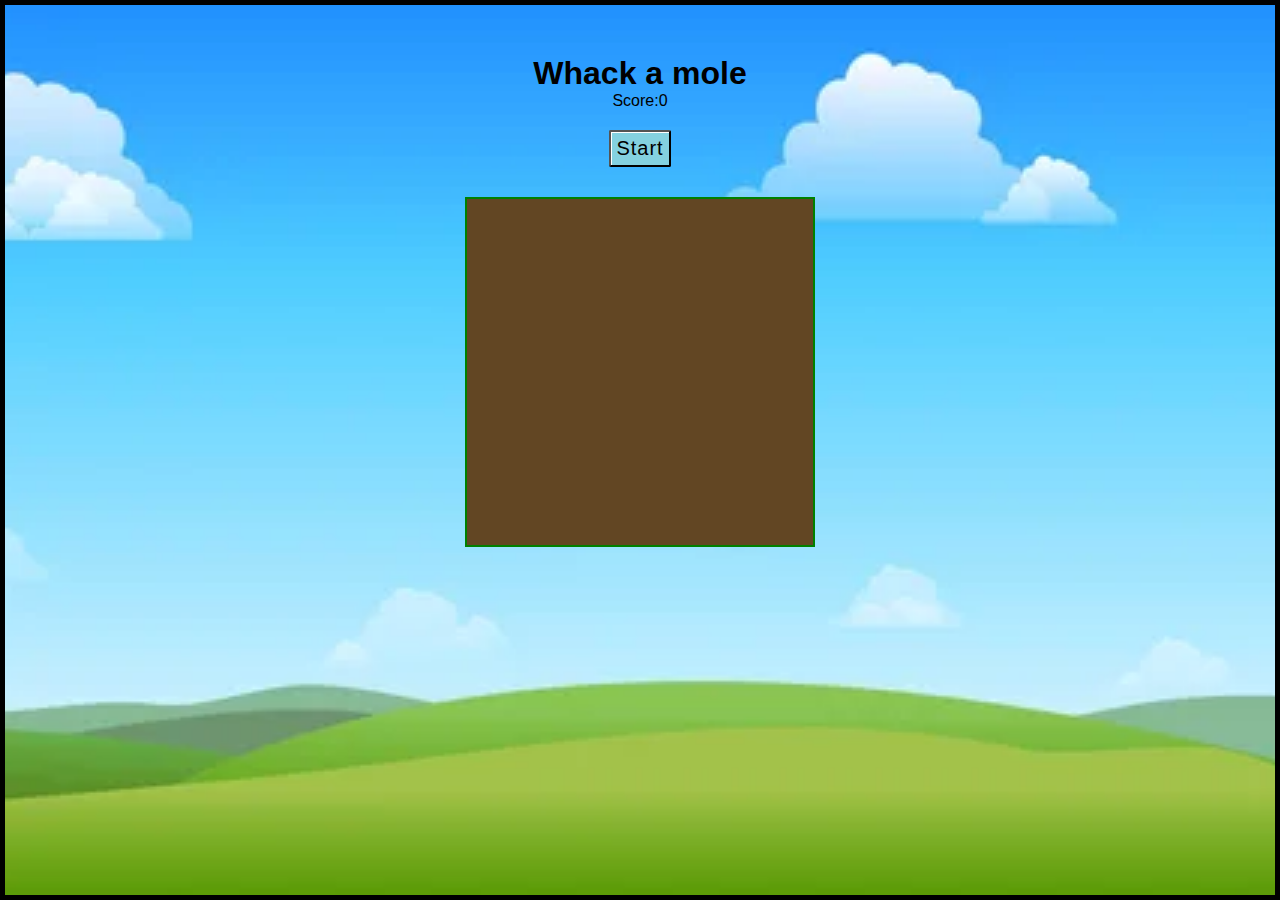
<file: gametry/index.html>
<!DOCTYPE html>
<html lang="en">
<head>
    <meta charset="UTF-8">
    <meta name="viewport" content="width=device-width, initial-scale=1.0">
    <title>Whack a Mole</title>
    <link rel="stylesheet" href="style.css">
    <script src="mole.js"></script>
</head>
<body>
    <h2>Whack a mole</h2>
    <p id="score">Score:0</p>
    <button onclick="setgame()">Start</button>
    <div id="board"></div>
</body>
</html>
</file>
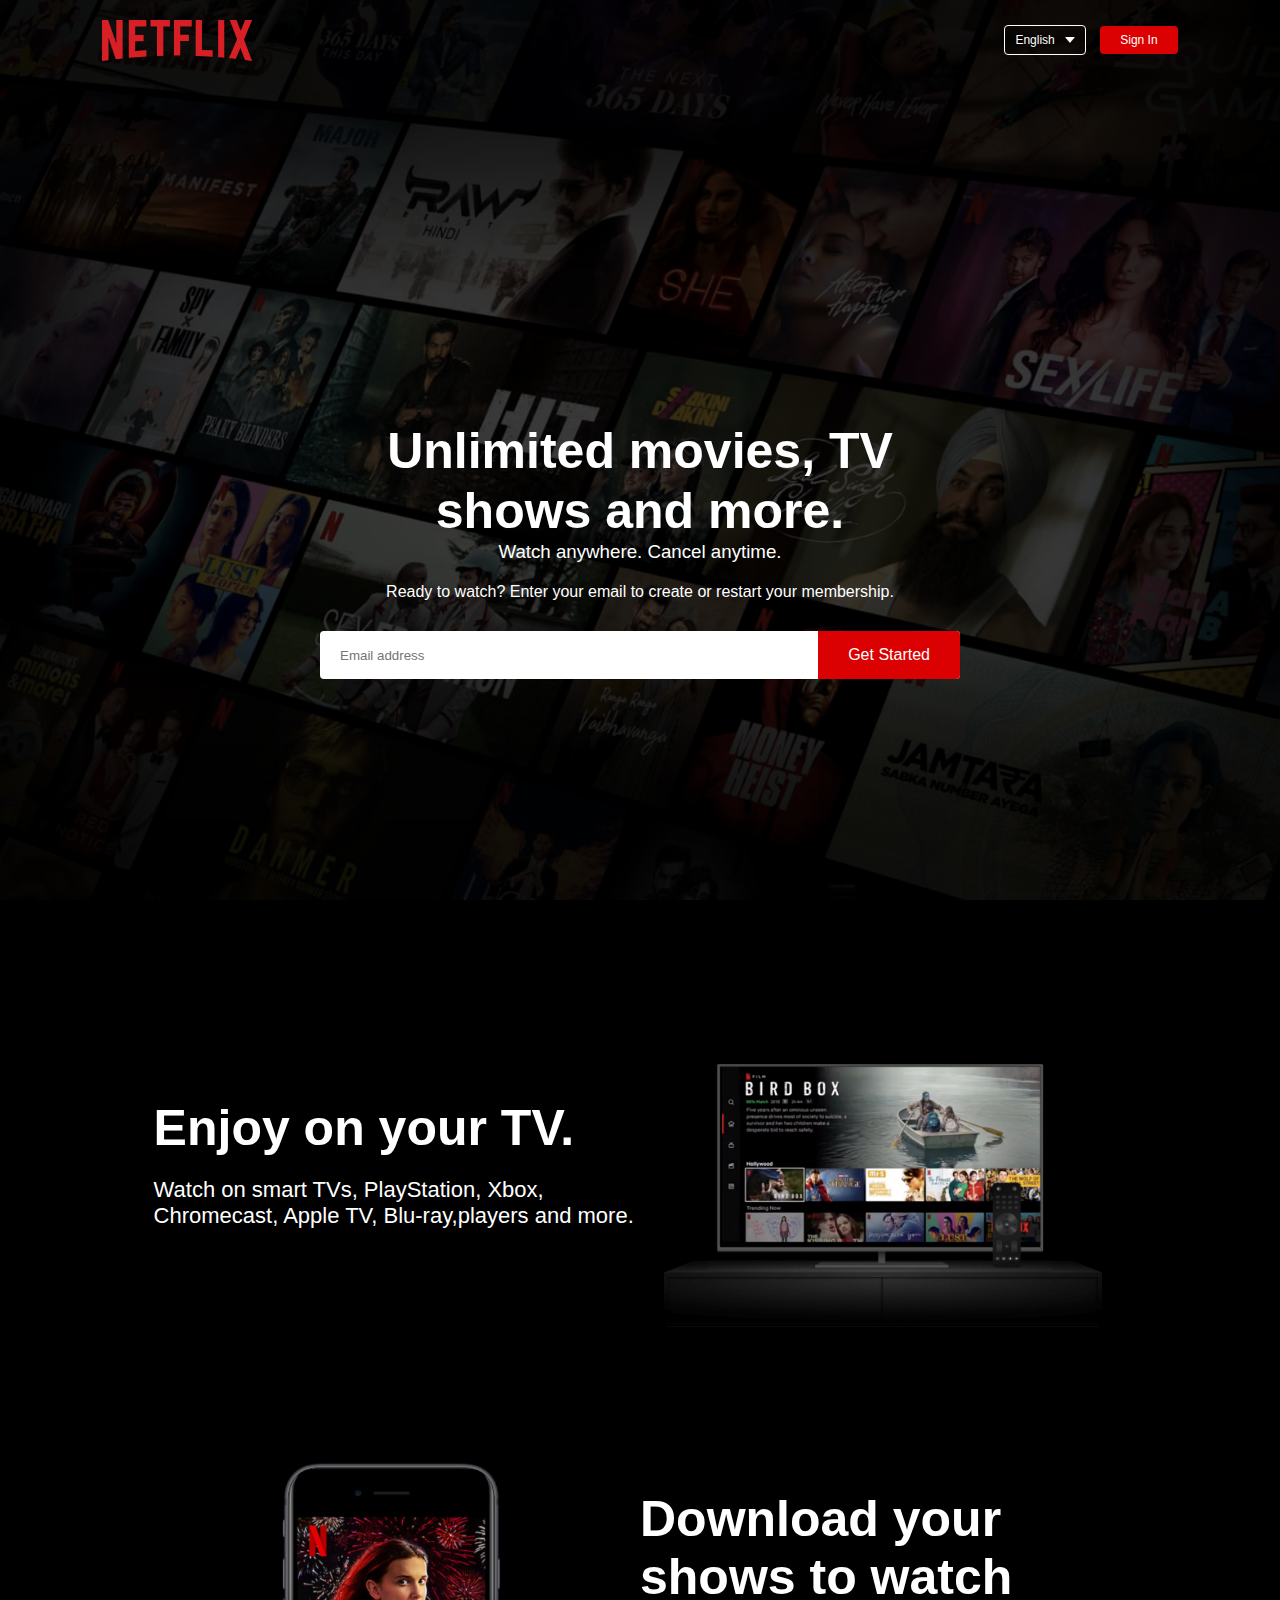
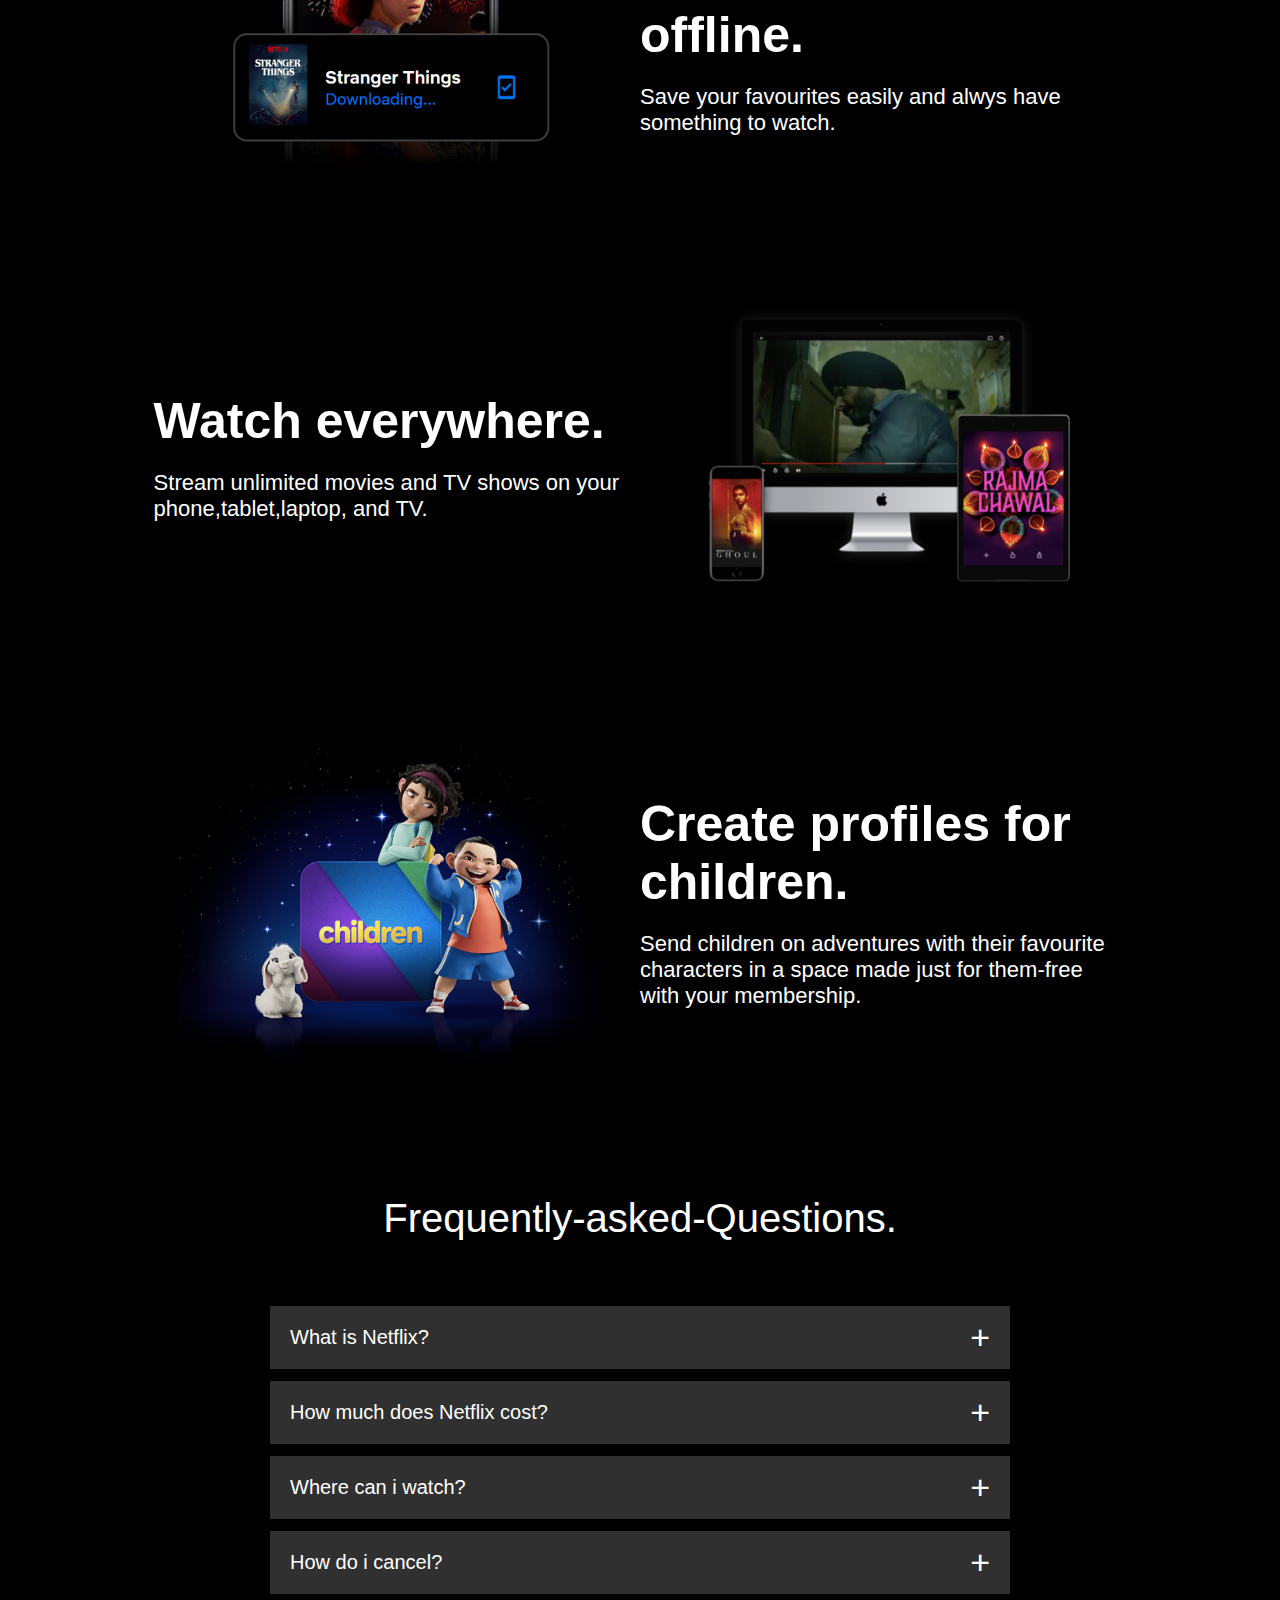
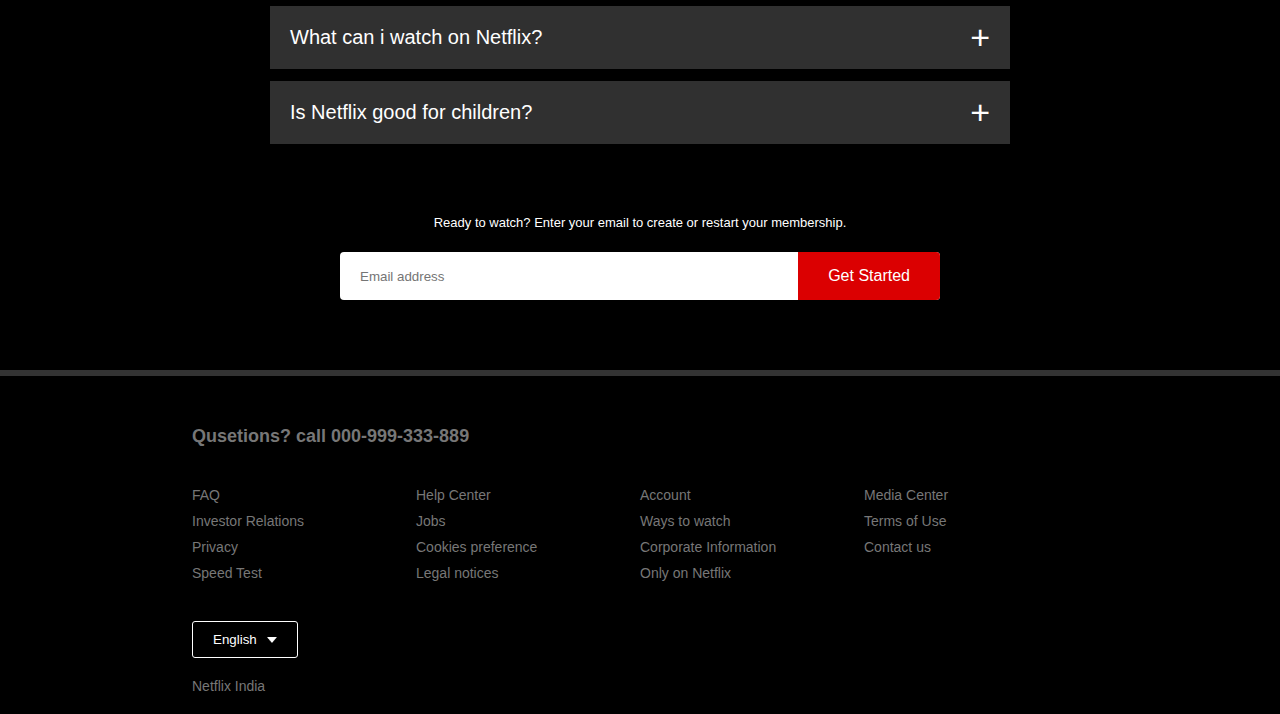
<file: Netflix 2/index.html>
<!DOCTYPE html>
<html lang="en">
<head>
    <meta charset="UTF-8">
    <meta name="viewport" content="width=device-width, initial-scale=1.0">
    <title>Netflix India-Watch TV Shows</title>
    <link rel="stylesheet" href="css/style.css">
</head>
<body>
    <header>
        <nav>
            <img src="images/logo.png" class="logo" alt="">
            <div>
                <button class="language-btn">English    <img src="images/down-icon.png" alt=""></button>
                <button>Sign In</button>
            </div>
        </nav>
        <div class="header-content">
            <h1>Unlimited movies, TV shows and more.</h1>
            <h3>Watch anywhere. Cancel anytime.</h3>
            <p>Ready to watch? Enter your email to create or restart your membership.</p>
            <form class="email-signup">
                <input type="email" placeholder="Email address" required>
                <button type="submit">Get Started</button>
            </form>
        </div>
    </header>

    <div class="features">
        <div class="row">
            <div class="text-col">
                <h2>Enjoy on your TV.</h2>
                <p>Watch on smart TVs, PlayStation, Xbox, Chromecast, Apple TV, Blu-ray,players and more.</p>
            </div>
            <div class="img-col">
                <img src="images/feature-1.png" alt="">
            </div>
        </div>


    

        <div class="row">
            <div class="img-col">
                <img src="images/feature-2.png" alt="">
            </div>
            <div class="text-col">
                <h2>Download your shows to watch offline.</h2>
                <p>Save your favourites easily and alwys have something to watch.</p>
            </div>
        </div>

    
    

        <div class="row">
            <div class="text-col">
                <h2>Watch everywhere.</h2>
                <p>Stream unlimited movies and TV shows on your phone,tablet,laptop, and TV.</p>
            </div>
            <div class="img-col">
                <img src="images/feature-3.png" alt="">
            </div>
        </div>

    
    

        <div class="row">
            <div class="img-col">
                <img src="images/feature-4.png" alt="">
            </div>
            <div class="text-col">
                <h2>Create profiles for children.</h2>
                <p>Send children on adventures with their favourite characters in a space made just for them-free with your membership.</p>
            </div>
        </div>
    </div>
   <div class="faq">
     <h2>Frequently-asked-Questions.</h2>
     <ul class="accordion">
        <li>
            <input type="radio" name ="accordion" id="first">
            <label for="first">What is Netflix?</label>
            <div class="content">
                <p>Lorem ipsum dolor sit amet consectetur adipisicing elit. Illum fugiat veniam porro. Dicta officia a eos temporibus soluta provident deserunt, molestias voluptatum quasi recusandae, nemo porro, dolor aperiam est. Quae ullam culpa vitae iusto? A accusantium soluta, earum, neque eaque modi veniam voluptatum eum tempora dicta at. Illum, accusantium nobis.</p>
            </div>
        </li>
        <li>
            <input type="radio" name ="accordion" id="second">
            <label for="second">How much does Netflix cost?</label>
            <div class="content">
                <p>Lorem ipsum dolor sit amet consectetur adipisicing elit. Illum fugiat veniam porro. Dicta officia a eos temporibus soluta provident deserunt, molestias voluptatum quasi recusandae, nemo porro, dolor aperiam est. Quae ullam culpa vitae iusto? A accusantium soluta, earum, neque eaque modi veniam voluptatum eum tempora dicta at. Illum, accusantium nobis.</p>
            </div>
        </li>
        <li>
            <input type="radio" name ="accordion" id="third">
            <label for="third">Where can i watch?</label>
            <div class="content">
                <p>Lorem ipsum dolor sit amet consectetur adipisicing elit. Illum fugiat veniam porro. Dicta officia a eos temporibus soluta provident deserunt, molestias voluptatum quasi recusandae, nemo porro, dolor aperiam est. Quae ullam culpa vitae iusto? A accusantium soluta, earum, neque eaque modi veniam voluptatum eum tempora dicta at. Illum, accusantium nobis.</p>
            </div>
        </li>
        <li>
            <input type="radio" name ="accordion" id="fourth">
            <label for="fourth">How do i cancel?</label>
            <div class="content">
                <p>Lorem ipsum dolor sit amet consectetur adipisicing elit. Illum fugiat veniam porro. Dicta officia a eos temporibus soluta provident deserunt, molestias voluptatum quasi recusandae, nemo porro, dolor aperiam est. Quae ullam culpa vitae iusto? A accusantium soluta, earum, neque eaque modi veniam voluptatum eum tempora dicta at. Illum, accusantium nobis.</p>
            </div>
        </li>
        <li>
            <input type="radio" name ="accordion" id="fifth">
            <label for="fifth">What can i watch on Netflix?</label>
            <div class="content">
                <p>Lorem ipsum dolor sit amet consectetur adipisicing elit. Illum fugiat veniam porro. Dicta officia a eos temporibus soluta provident deserunt, molestias voluptatum quasi recusandae, nemo porro, dolor aperiam est. Quae ullam culpa vitae iusto? A accusantium soluta, earum, neque eaque modi veniam voluptatum eum tempora dicta at. Illum, accusantium nobis.</p>
            </div>
        </li>
        <li>
            <input type="radio" name ="accordion" id="sixth">
            <label for="sixth">Is Netflix good for children?</label>
            <div class="content">
                <p>Lorem ipsum dolor sit amet consectetur adipisicing elit. Illum fugiat veniam porro. Dicta officia a eos temporibus soluta provident deserunt, molestias voluptatum quasi recusandae, nemo porro, dolor aperiam est. Quae ullam culpa vitae iusto? A accusantium soluta, earum, neque eaque modi veniam voluptatum eum tempora dicta at. Illum, accusantium nobis.</p>
            </div>
        </li>
     </ul>
     <small>Ready to watch? Enter your email to create or restart your membership.</small>
     <form class="email-signup">
        <input type="email" placeholder="Email address" required>
        <button type="submit">Get Started</button>
    </form>

   </div>

   <footer>
    <h2>Qusetions? call 000-999-333-889</h2>
    <div class="row">
        <div class="col">
            <a href="#">FAQ</a>
            <a href="#">Investor Relations</a>
            <a href="#">Privacy</a>
            <a href="#">Speed Test</a>
        </div>
        <div class="col">
            <a href="#">Help Center</a>
            <a href="#">Jobs</a>
            <a href="#">Cookies preference</a>
            <a href="#">Legal notices</a>
        </div>
        <div class="col">
            <a href="#">Account</a>
            <a href="#">Ways to watch</a>
            <a href="#">Corporate Information</a>
            <a href="#">Only on Netflix</a>
        </div>
        <div class="col">
            <a href="#">Media Center</a>
            <a href="#">Terms of Use</a>
            <a href="#">Contact us</a>
        </div>
    </div>
    <button class="language-btn">English    <img src="images/down-icon.png" alt=""></button>
    <p class="copyright-txt">
        Netflix India
    </p>
   </footer>

</body>
</html>
</file>
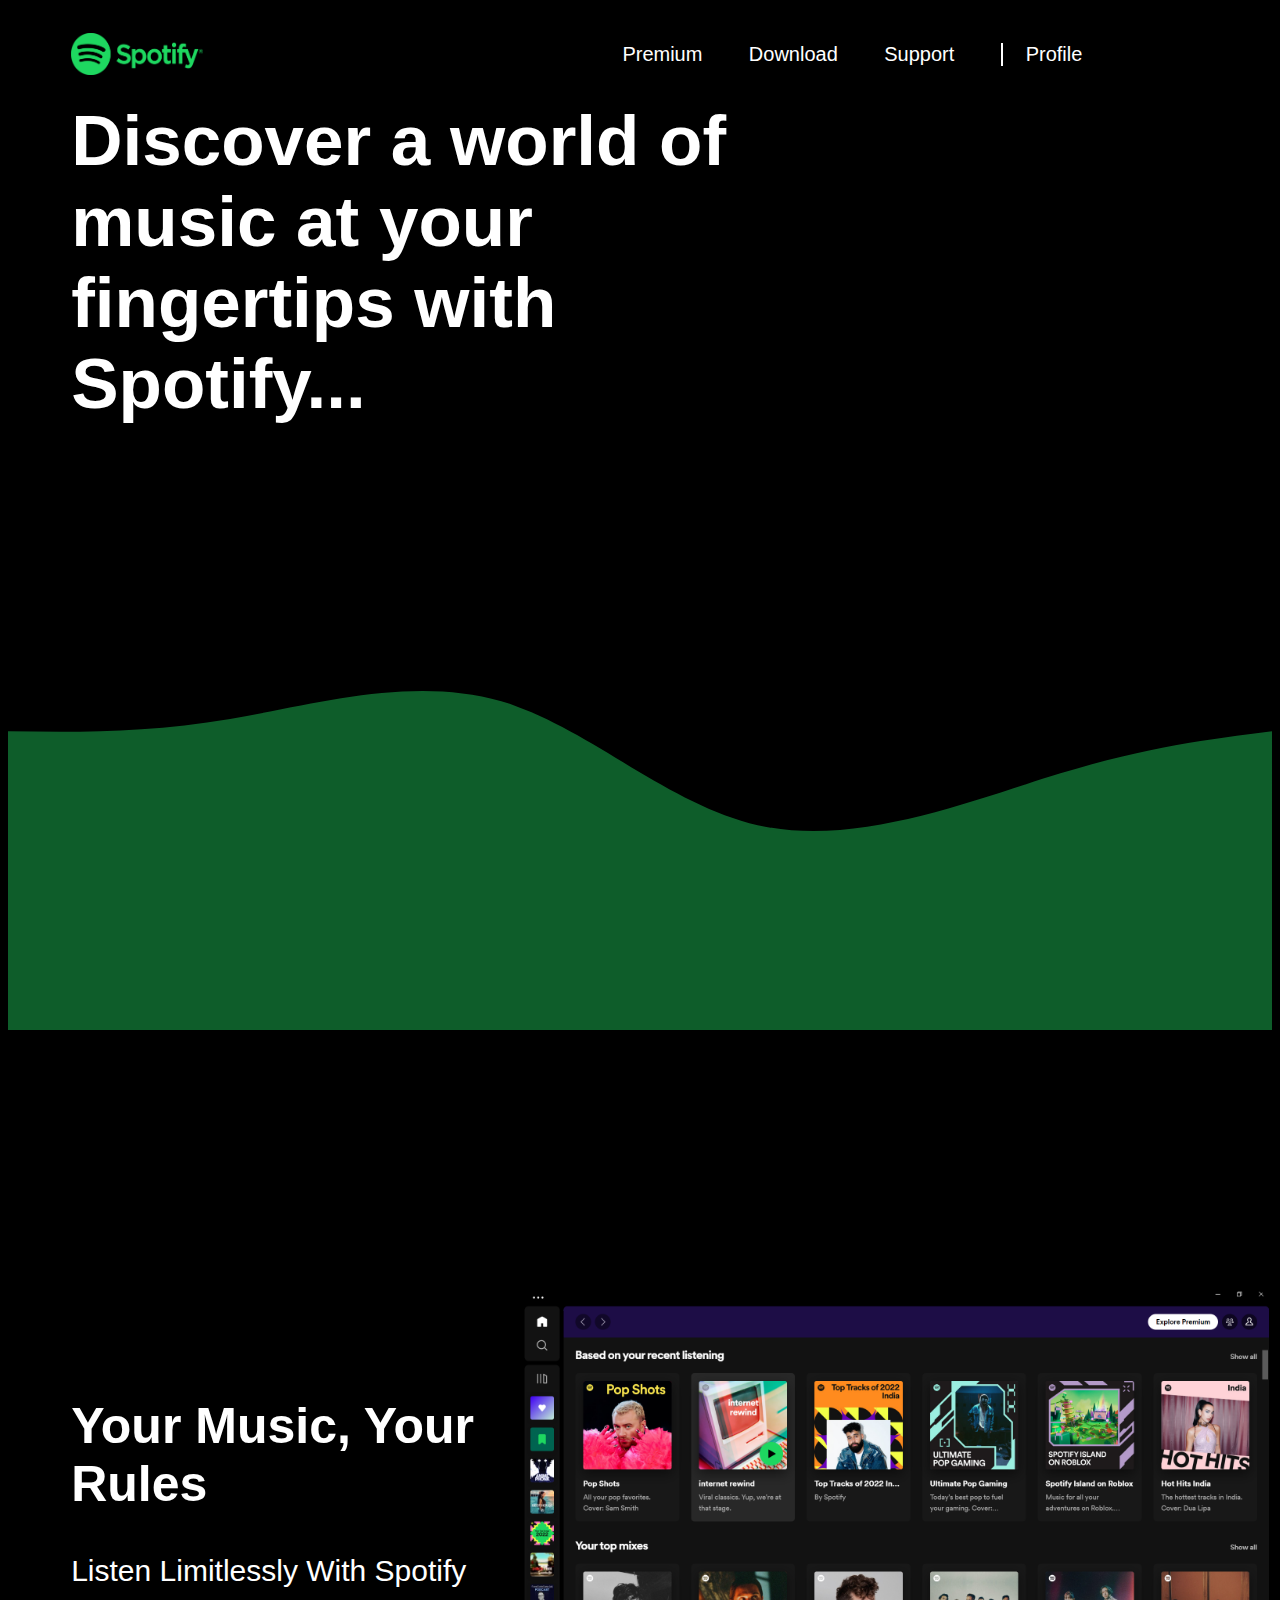
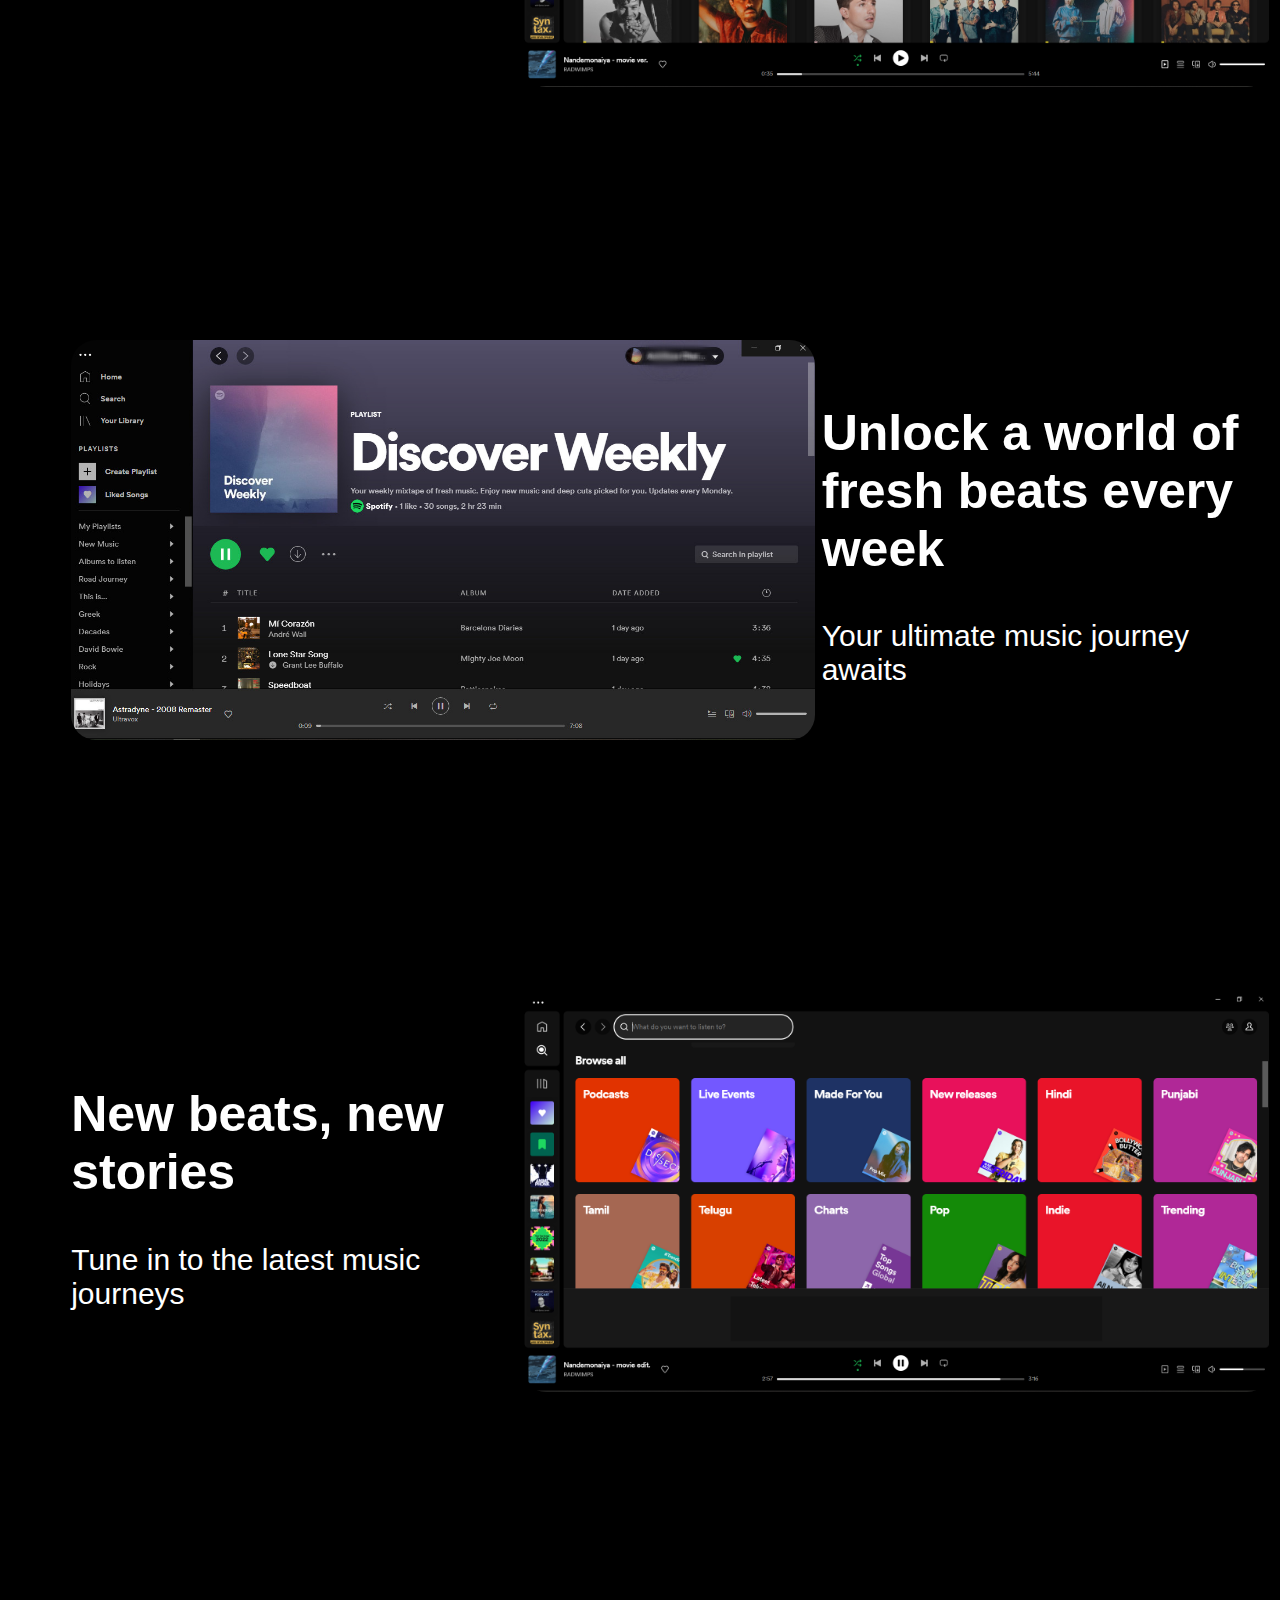
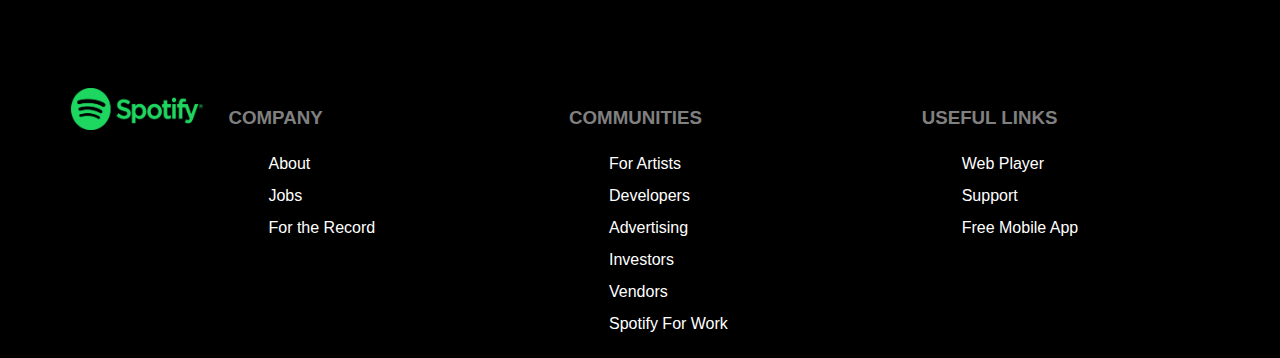
<file: Spotify/index.html>
<!DOCTYPE html>
<html lang="en">
<head>
    <meta charset="UTF-8">
    <meta name="viewport" content="width=device-width, initial-scale=1.0">
    <link rel="stylesheet" href="style1.css">
    <link rel="shortcut icon" href="favicon.png.png" type="image/x-icon">
    
    <title>Spotify</title>
</head>
<body>
    <div class="large-container">
        
        
            <div class="main">
                <img src="spotify.jpg" alt="">
                <ul>
                    <li><a href="https://www.spotify.com/in-en/premium/">Premium</a></li>
                    <li><a href="https://www.spotify.com/in-en/download/windows/">Download</a></li>
                    <li><a href="https://support.spotify.com/in-en/">Support</a></li>
                    <li style="border-left: 2px white solid; padding-left: 5%;"><a href="https://open.spotify.com/">Profile</a></li>
                </ul>
            </div>
            <div class="cards">
                <h1>Discover a world of music at your fingertips with Spotify...</h1>
                <svg width="100%" height="100%" id="svg" viewBox="0 0 1440 690" xmlns="http://www.w3.org/2000/svg" class="transition duration-300 ease-in-out delay-150"><style>
                    .path-0{
                      animation:pathAnim-0 4s;
                      animation-timing-function: linear;
                      animation-iteration-count: infinite;
                    }
                    @keyframes pathAnim-0{
                      0%{
                        d: path("M 0,700 C 0,700 0,350 0,350 C 78.80382775119617,351.0909090909091 157.60765550239233,352.1818181818182 253,336 C 348.39234449760767,319.8181818181818 460.37320574162675,286.3636363636363 562,316 C 663.6267942583733,345.6363636363637 754.8995215311006,438.3636363636365 864,459 C 973.1004784688994,479.6363636363635 1100.0287081339711,428.18181818181813 1199,398 C 1297.9712918660289,367.81818181818187 1368.9856459330144,358.90909090909093 1440,350 C 1440,350 1440,700 1440,700 Z");
                      }
                      25%{
                        d: path("M 0,700 C 0,700 0,350 0,350 C 119.20574162679426,366.44976076555025 238.41148325358853,382.8995215311005 324,367 C 409.58851674641147,351.1004784688995 461.5598086124402,302.85167464114835 541,305 C 620.4401913875598,307.14832535885165 727.3492822966506,359.69377990430627 836,388 C 944.6507177033494,416.30622009569373 1055.043062200957,420.37320574162675 1156,410 C 1256.956937799043,399.62679425837325 1348.4784688995214,374.8133971291866 1440,350 C 1440,350 1440,700 1440,700 Z");
                      }
                      50%{
                        d: path("M 0,700 C 0,700 0,350 0,350 C 106.66985645933013,302.60287081339715 213.33971291866027,255.20574162679426 296,247 C 378.66028708133973,238.79425837320574 437.3110047846891,269.7799043062201 529,297 C 620.6889952153109,324.2200956937799 745.4162679425838,347.67464114832535 841,334 C 936.5837320574162,320.32535885167465 1003.0239234449762,269.52153110047846 1098,266 C 1192.9760765550238,262.47846889952154 1316.4880382775118,306.2392344497608 1440,350 C 1440,350 1440,700 1440,700 Z");
                      }
                      75%{
                        d: path("M 0,700 C 0,700 0,350 0,350 C 62.18181818181819,392.3923444976076 124.36363636363637,434.7846889952153 235,411 C 345.6363636363636,387.2153110047847 504.72727272727275,297.25358851674645 626,295 C 747.2727272727273,292.74641148325355 830.7272727272726,378.2009569377991 917,392 C 1003.2727272727274,405.7990430622009 1092.3636363636365,347.9425837320574 1180,329 C 1267.6363636363635,310.0574162679426 1353.8181818181818,330.0287081339713 1440,350 C 1440,350 1440,700 1440,700 Z");
                      }
                      100%{
                        d: path("M 0,700 C 0,700 0,350 0,350 C 78.80382775119617,351.0909090909091 157.60765550239233,352.1818181818182 253,336 C 348.39234449760767,319.8181818181818 460.37320574162675,286.3636363636363 562,316 C 663.6267942583733,345.6363636363637 754.8995215311006,438.3636363636365 864,459 C 973.1004784688994,479.6363636363635 1100.0287081339711,428.18181818181813 1199,398 C 1297.9712918660289,367.81818181818187 1368.9856459330144,358.90909090909093 1440,350 C 1440,350 1440,700 1440,700 Z");
                      }
                    }</style><path d="M 0,700 C 0,700 0,350 0,350 C 78.80382775119617,351.0909090909091 157.60765550239233,352.1818181818182 253,336 C 348.39234449760767,319.8181818181818 460.37320574162675,286.3636363636363 562,316 C 663.6267942583733,345.6363636363637 754.8995215311006,438.3636363636365 864,459 C 973.1004784688994,479.6363636363635 1100.0287081339711,428.18181818181813 1199,398 C 1297.9712918660289,367.81818181818187 1368.9856459330144,358.90909090909093 1440,350 C 1440,350 1440,700 1440,700 Z" stroke="none" stroke-width="0" fill="#1db954" fill-opacity="1" class="transition-all duration-300 ease-in-out delay-150 path-0"></path></svg>
                <div class="card">
                    <div class="info">
                        <h2>Your Music, Your Rules</h2>
                        <p>Listen Limitlessly With Spotify</p>
                    </div>
                    <img src="divid.png" alt="">
                </div>

                <div class="card">
                    <img style="width: auto;" src="img2.jpg" alt="">
                    <div class="info">
                        <h2>Unlock a world of fresh beats every week</h2>
                        <p>Your ultimate music journey awaits</p>
                    </div>
                    
                </div>
                <div class="card">
                    
                    <div class="info">
                        <h2>New beats, new stories</h2>
                        <p>Tune in to the latest music journeys</p>
                    </div>
                    <img style="width: auto;" src="img3.png" alt="">
                </div>
                <pre>

                </pre>
            </div>
            
            
        </div>
    </div>
        <div class="footer">
            <div class="links">
                <img src="spotify.jpg" alt="">
               <div class="group">
                    <h3>COMPANY</h3>
                    <ul>
                        <li>About</li>
                        <li>Jobs</li>
                        <li>For the Record</li>
                    </ul>
               </div>
                <div class="group">
                    <h3>COMMUNITIES</h3>
                <ul>
                    <li>For Artists</li>
                    <li>Developers</li>
                    <li>Advertising</li>
                    <li>Investors</li>
                    <li>Vendors</li>
                    <li>Spotify For Work</li>
                </ul>
                </div>
                <div class="group">
                    <h3>USEFUL LINKS</h3>
                    <ul>
                        <li>Web Player</li>
                        <li>Support</li>
                        <li>Free Mobile App</li>
                    </ul>
                </div>
            </div>
        </div>
        
        
        
    
</body>
</html>
</file>
<file: gametry/style.css>
*
{
    padding: 0;
    margin: 0;
    box-sizing: border-box;
}
body
{
    padding-top: 50px;
width:100vw;
height:100vh;
/* display: flex; */
text-align: center;
justify-content: center;
border:solid 5px black;
background: url(backgroung\ img.jpg) no-repeat ;
background-size: cover;
}
body h2
{
    font-family: Arial, Helvetica, sans-serif;
    font-size: 2em;

}
body p
{
    font-family: Arial, Helvetica, sans-serif;
    font-size: 1em;
    padding-bottom: 20px;
}
button
{
    padding:5px;
    text-transform: capitalize;
    font-size: 20px;
    background-color: rgb(132, 209, 224);
    color:black;
    border-radius: 2px;
    box-shadow: inset white 1px 1px 0.5px;
    transition: letter-spacing 0.5s;
    letter-spacing: 1px;
}
button:hover
{
    letter-spacing: 6px;
}
#board
{
    height:350px;
    width:350px;
    padding-left: 20px;
    display:flex;
    align-content: flex-start;
    border:2px solid green;
    margin: 30px auto;
    flex-wrap: wrap;
    flex-direction: row;
    /* background: url(soil1.jpg) no-repeat;
    background-size: cover; */
    background-color: rgb(98, 70, 35);
}
#board div
{
    height: 100px;
    width: 100px;
    background: url(pipe.png);
    background-size: cover;
}
#board div img{
    height:50px;
    width:50px;
    user-select: none;
    -moz-user-select: none;
    -webkit-user-drag: none;
    -webkit-user-select: none;
    -ms-user-select: none;
}
</file>
<file: Netflix 2/css/style.css>
*
{
    margin: 0;
    padding: 0;
    font-family: Helvetica, sans-serif;
    box-sizing: border-box;
}
body
{
    background: #000;
    color:#fff;
}
header{
    width: 100%;
    height:100vh;
    background-image: linear-gradient(rgba(0,0,0,0.7),rgba(0,0,0,0.7)),url(../images/header-image.png);
    box-shadow: inset 100px 200px 150px rgba(0,0,0,0.7),inset -100px -200px 150px rgba(0,0,0,0.7);
    background-size: cover;
    background-position: center;
    padding:10px 8%;
    position: relative;
}
nav
{
display: flex;
align-items: center;
justify-content: space-between;
padding: 10px 0;

}
.logo
{
    width: 150px;
    cursor: pointer;

}
nav button{
    border: 0;
    outline: 0;
    background: #db0001;
    color: #fff;
    padding: 7px 20px;
    font-size: 12px;
    border-radius: 4px;
    margin-left: 10px;
    cursor: pointer;
}
.language-btn
{
    display: inline-flex;
    align-items: center;
    background: transparent;
    border:1px solid #fff;
    padding :7px 10px;
}
.language-btn img{
    width: 10px;
    margin-left: 10px;
}
.header-content
{
    position: absolute;
    top:50%;
    left:50%;
    transform: translate(-50%,-50%);
    text-align: center;
    margin-top: 100px;
}
.header-content h1
{
    font-size: 50px;
    line-height: 60px;
    font-weight: 600;
    max-width: 650px;
}
.header-content h3{
    font-weight: 400;
    margin-bottom: 20px;
}
.email-signup
{
    background: #fff;
    border-radius: 4px;
    display: flex;
    align-items: center;
    margin-top: 30px;
    overflow: hidden;
}
.email-signup input
{
    flex: 1;
    border: 0;
    outline: 0;
    margin-left: 20px;
}
.email-signup button{
    background: #db0001;
    border: 0;
    outline: 0;
    color: #fff;
    font-size: 16px;
    cursor: pointer;
    padding: 15px 30px;
}
.features
{
    padding: 50px 12%;
    font-size: 22px;

}
.row
{
    display: flex;
    width: 100%;
    align-items: center;
    flex-wrap: wrap;
    padding: 50px 0;
}
.text-col
{
    flex-basis: 50%;
    margin-bottom: 20px;
}
.img-col
{
    flex-basis: 50%;
    margin-bottom: 20px;
}
.img-col img
{
display: block;
width: 90%;
margin: auto;
}
.features h2{
    font-size: 50px;
    font-weight: 600;
    margin-bottom: 20px;
}
/*                 */
.faq
{
    padding: 10px 12%;
    text-align: center;
    font-size: 18px;
}
.faq h2{
    font-weight: 500;
    font-size: 40px;
}
.accordion
{
    margin: 60px auto;
    width: 100%;
    max-width: 750px;

}
.accordion li
{
    list-style: none;
    width: 100%;
    padding: 5px;
}
.accordion li label{
    display: flex;
    align-items: center;
    padding:20px;
    font-size:20px;
    font-weight: 500;
    background: #303030;
    margin-bottom: 2px;
    cursor:pointer;
    position: relative;
}
label::after
{
    content: '+';
    font-size: 34px;
    position: absolute;
    right: 20px;
    transition: transform 0.5s;
}
input[type="radio"]
{
    display: none;
}
.accordion .content
{
background: #303030;
text-align: left;
padding: 0 20px;
max-height:0;
overflow: hidden;
transition: max-height 0.5s ,padding 0.5s;
}
.accordion input[type="radio"]:checked +label+.content
{
max-height: 600px;
padding: 30px 20px;
}
.accordion input[type="radio"]:checked +label::after
{
    transform: rotate(135deg);
}
.faq .email-signup
{
    max-width: 600px;
    margin: 20px auto 60px;
}
.faq small
{
    font-size: 13px;
}
footer
{
    padding: 50px 15% 10px;
    border-top: 6px solid #333;
    color:#777;


}
footer h2{
    font-size: 18px;
    font-family: 400;
    margin-bottom: 30px;
}
footer .col
{
    flex-basis: 25%;
    flex-grow: 1;
    margin-bottom: 20px;
}
footer .col a{
    display: block;
    text-decoration: none;
    color: #777;
    font-size:14px ;
    margin-bottom: 10px;
}
footer .row
{
    align-items: flex-start;
    padding: 10px 0;

}
footer .language-btn
{
    color: #fff;
    padding: 10px 20px;
    border-radius: 3px;
}
.copyright-txt
{
    font-size: 14px;
    margin-top: 20px;
    margin-bottom: 10px;
}


/* media */
@media only screen and (max-width:600px)
{
    .logo
    {
        width:100px;
    }
    nav button
    {
        padding: 5px 10px;
    }
    nav .language-btn
    {
        padding: 4px 8px;
    }
    .header-content
    {
        position: unset;
        transform: none;
        padding-top: 150px;

    }
    .header-content h1
    {
        font-size: 30px;
    }
    .email-signup button
    {
font-size: 12px;
padding: 10px 15px;

    }
    .text-col ,.img-col{
        flex-basis: 100%;

    }
    .features h2
    {
        font-size: 30px;
    }
    .features p
    {
        font-size: 15px;
    }
    .row:nth-child(2):nth-child(4){
flex-direction: column-reverse;
    }
    .features .row
    {
        padding: 10px 0;

    }
    .faq h2
    {
        font-size: 20px;

    }
    .accordion .content
    {
        font-size: 14px;
    }
    .accordion li
    {
        padding: 10px;
        font-size: 14px;
    }
    label::after
    {
        font-size: 22px;
    }
}
</file>
<file: Spotify/style1.css>
* {
  list-style: none;
  color: white;
}
a {
  text-decoration: none;
}
h1 {
  font-size: 71px;
  margin: 0 40% 0 5%;
}
body {
  background-color: black;
  color: white;
  font-family: 'Trebuchet MS', 'Lucida Sans Unicode', 'Lucida Grande',
    'Lucida Sans', Arial, sans-serif;
  margin-bottom: 0;
}

.main {
  display: flex;
  justify-content: space-between;
  align-items: center;
}
.main img {
  height: 41.9px;
  width: 132px;
  margin: 2% 30% 2% 5%;
}

.main ul {
  display: flex;
  justify-content: space-between;
  align-items: center;
  flex-grow: 1;
  margin-right: 15%;
  font-size: 20px;
}

.main a {
  color: white;
  text-decoration: none;
  padding-bottom: 5px;
  border-bottom: 2px solid black;
}

.main a:hover {
  color: #1db954;
  border-bottom: 2px solid #1db954;
  transition: ease-in-out;
}

.header {
  margin: 0 40% 0 5%;
}

.cards {
  margin-bottom: 0;
}
svg {
  position: sticky;
  top: 30%;
  opacity: 0.5;
}

.card {
  margin: 20% 0 20% 5%;
  display: grid;
  grid-template-columns: 1.25fr 0.75fr;
  justify-content: center;
  align-items: center;
}

.card h2 {
  font-size: 50px;
}

.card p {
  font-size: 30px;
}

.card img {
  height: 400px;
  width: auto;
  border-radius: 25px;
}

.footer {
  height: 30vh;
  margin: 0;
}

.links {
  display: flex;
  justify-content: space-around;
}

.links img {
  height: 41.9px;
  width: 132px;
  margin: 0 2% 2% 5%;
}

.links ul {
  line-height: 2;
  justify-content: center;
  align-items: center;
}
.group {
  align-items: center;
  justify-content: center;
  flex-grow: 1;
  margin-right: 3%;
  margin-left: 0;
}

.group h3 {
  color: grey;
}

.group ul li:hover {
  color: #1db954;
  cursor: pointer;
}

footer ul li {
  display: inline;
  padding: 200px 50px 100px 50px;
}

@media (max-width: 1220px) {
  h1 {
    font-size: 50px;
  }
  .card {
    grid-template-columns: 1fr;
  }

  .main ul li {
    font-size: 15px;
  }
  #svg {
    display: none;
  }
}

@media (max-width: 900px) {
  .main li {
    display: none;
  }

  .svg {
    display: none;
  }
  h1 {
    font-size: 50px;
  }
  .info h2 {
    font-size: 40px;
  }
  .info p {
    font-size: 30px;
  }
  .card img {
    height: 300px;
    width: 500px;
  }
}
@media (max-width: 500px) {
  h1 {
    font-size: 40px;
  }
  .info h2 {
    font-size: 30px;
  }
  .info p {
    font-size: 25px;
  }
  .card img {
    height: 200px;
    width: 300px;
  }
  .links {
    display: flex;
    flex-direction: column;
    display: block;
  }
  footer ul {
    position: relative;
    bottom: 0;
  }
}
</file>
